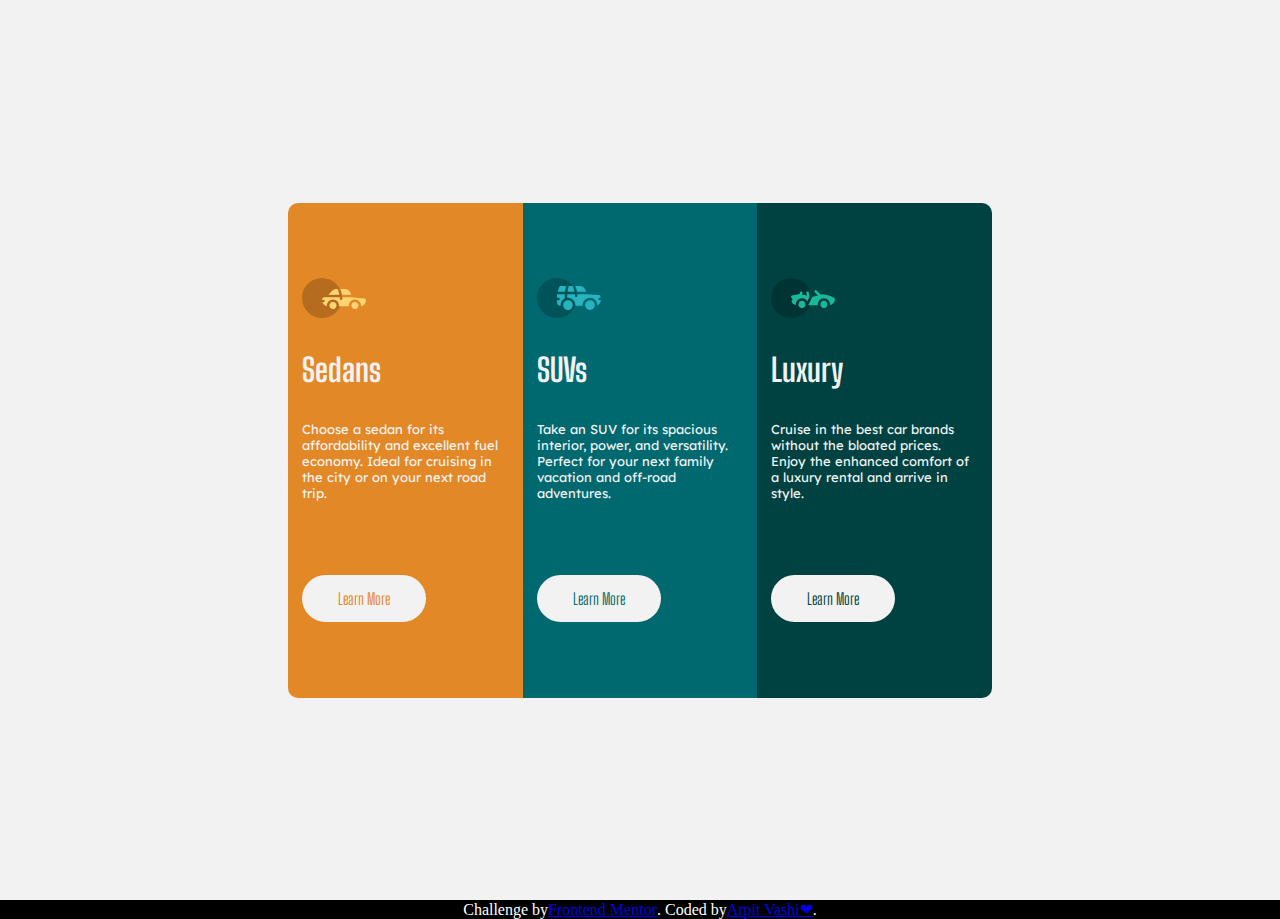
<file: 3-column-preview-card-component-main/index.html>
<!DOCTYPE html>
<html lang="en">
<head>
  <meta charset="UTF-8">
  <meta name="viewport" content="width=device-width, initial-scale=1.0"> <!-- displays site properly based on user's device -->

  <link rel="icon" type="image/png" sizes="32x32" href="./images/favicon-32x32.png">
  <link rel="stylesheet" href="./styles/index.css">

  <style>
    @import url('https://fonts.cdnfonts.com/css/big-shoulders-display');
    @import url('https://fonts.cdnfonts.com/css/lexend-deca');
    </style>
  
  <title>Frontend Mentor | 3-column preview card component</title>
</head>
<body>
  <div class="main">
    <div class="card">
    <div class="left cntlf">
      <img src="./images/icon-sedans.svg" alt="">
      <h1 class="th">Sedans</h1> 
      <p class="cnt">Choose a sedan for its affordability and excellent fuel economy. Ideal for cruising in the city 
    or on your next road trip.</p> 
    <div class="btn-left btn">
      <p>Learn More</p>
    </div>
    </div>
    <div class="mid cntlf">
      <img src="./images/icon-suvs.svg" alt="">
      <h1 class="th">SUVs</h1>
      <p class="cnt">Take an SUV for its spacious interior, power, and versatility. Perfect for your next family vacation 
        and off-road adventures. </p>    
      <div class="btn-mid btn">
          <p>Learn More</p>
      </div>
    </div>
    <div class="right cntlf">
      <img src="./images/icon-luxury.svg" alt="">
      <h1 class="th">Luxury</h1> 
      <p class="cnt">Cruise in the best car brands without the bloated prices. Enjoy the enhanced comfort of a luxury 
    rental and arrive in style.</p> 
    <div class="btn-right btn">
      <p>Learn More</p>
  </div>
    </div>
  </div>
  </div>
</body>
<div class="attribution">
  Challenge by <a href="https://www.frontendmentor.io?ref=challenge" target="_blank">Frontend Mentor</a>. 
  Coded by <a href="#">Arpit Vashi❤</a>.
</div>
</html>
</file>
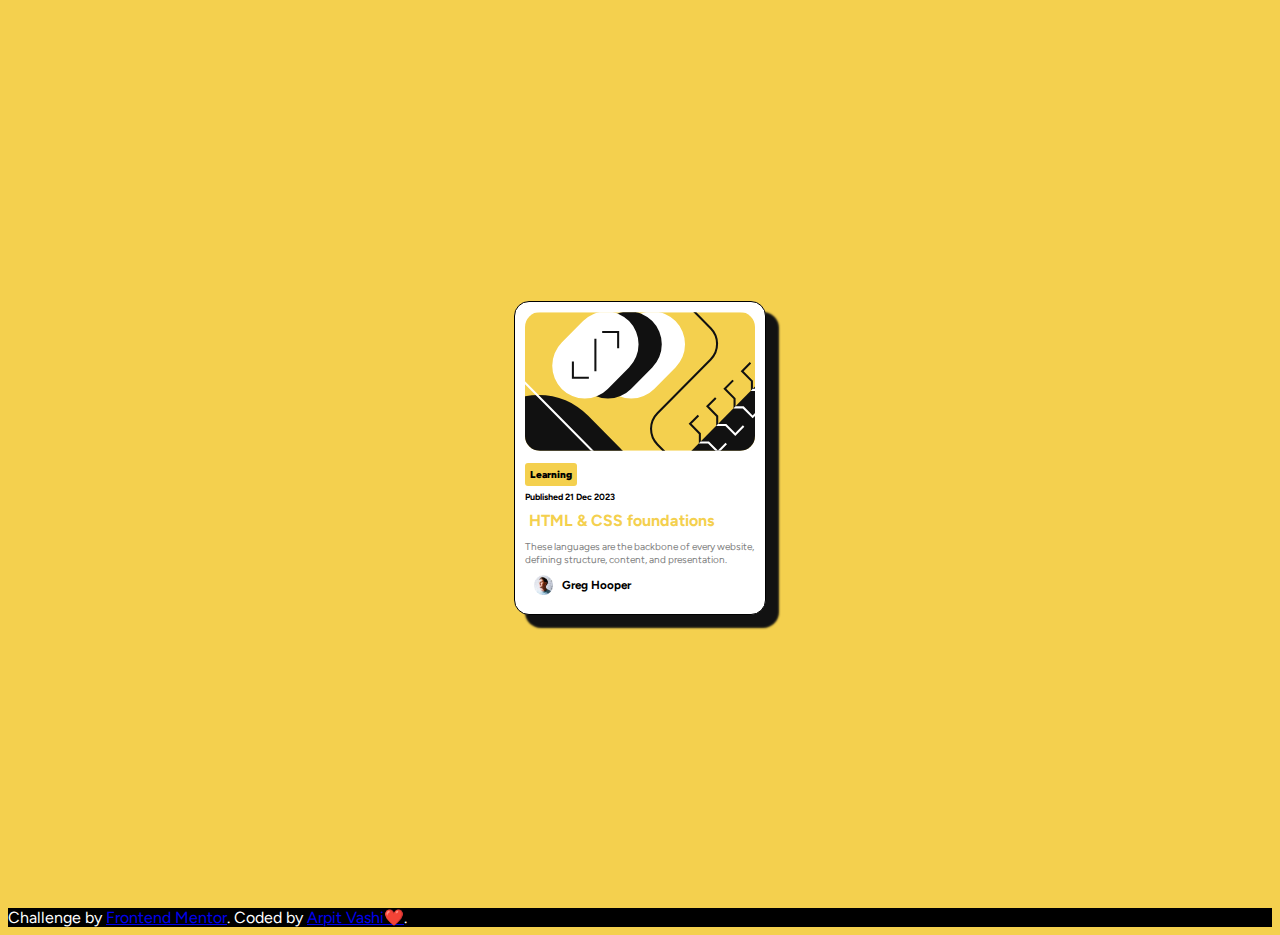
<file: blog-preview-card-main/index.html>
<!DOCTYPE html>
<html lang="en">
<head>
  <meta charset="UTF-8">
  <meta name="viewport" content="width=device-width, initial-scale=1.0"> <!-- displays site properly based on user's device -->
  <link rel="icon" type="image/png" sizes="32x32" href="./assets/images/favicon-32x32.png">
  <title>Frontend Mentor | Blog preview card</title>
  <link rel="stylesheet" href="./styles/index.css">
  <style>
    @import url('https://fonts.googleapis.com/css2?family=Figtree:ital,wght@0,300..900;1,300..900&display=swap')
    </style>
</head>
<body>
  <div class="main">
    <div class="card">
      <div class="image">
        <img src="./assets/images/illustration-article.svg" alt="">
      </div>
      <h2>
        Learning
      </h2>
      <p class="datee">
        Published 21 Dec 2023
      </p>
      <h1>
        HTML & CSS foundations
      </h1>
      <p class="desc">
        These languages are the backbone of every website, defining structure, content, and presentation.
      </p>
      <div class="author">
        <img src="./assets/images/image-avatar.webp" alt="">
        <h3>Greg Hooper</h3>
      </div>
    </div>
  </div>
  <div class="attribution">
    Challenge by <a href="https://www.frontendmentor.io?ref=challenge" target="_blank">Frontend Mentor</a>. 
    Coded by <a href="#">Arpit Vashi❤️</a>.
  </div>
</body>
</html>
</file>
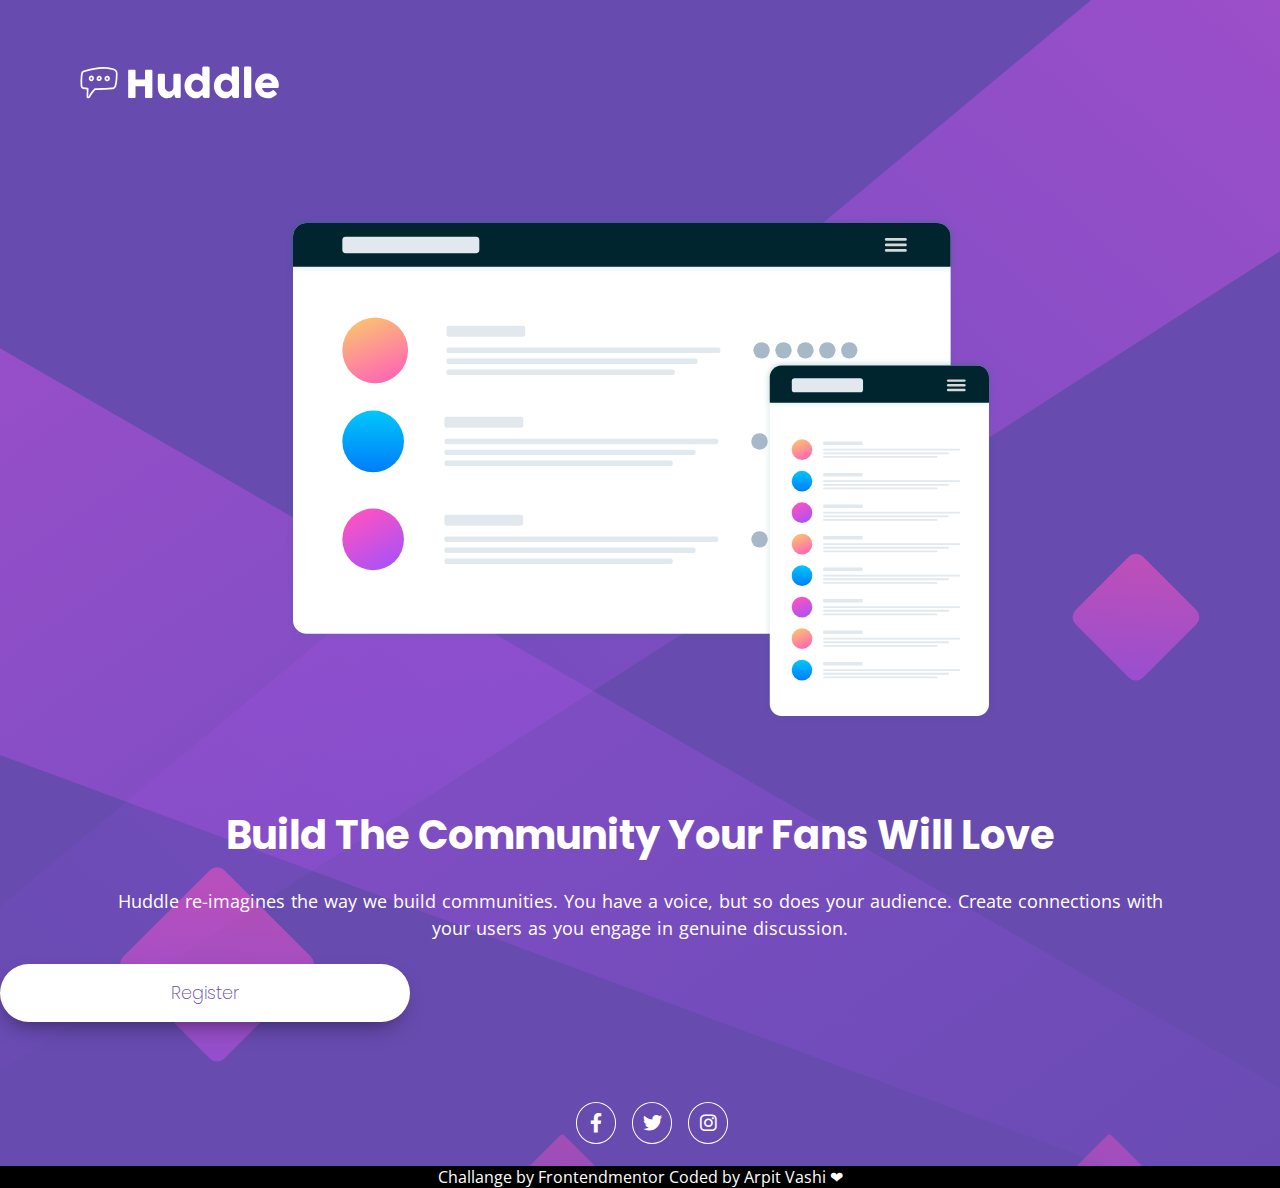
<file: huddle-landing-page-with-single-introductory-section-master/index.html>
<!DOCTYPE html>
<html lang="en">

<head>
    <meta charset="UTF-8">
    <meta name="description" content="Huddle landing page with a single introductory section - Frontend Mentor">
    <meta name="keywords" content="Frontend Mentor, Huddle landing page, landing page">
    <meta http-equiv="X-UA-Compatible" content="IE=edge">
    <meta name="viewport" content="width=device-width, initial-scale=1.0">
    <link href="./styles/index.css" rel="stylesheet">
    </link>
    <!-- FONT AWESOME-->
    <link href="https://cdnjs.cloudflare.com/ajax/libs/font-awesome/6.0.0-beta2/css/all.min.css" rel="stylesheet">
    </link>
    <link rel="icon" type="image/png" sizes="32x32" href="images/favicon-32x32.png">

    <title>Huddle landing page with a single introductory section</title>
</head>

<body>

    <main class="main-container">
        <!-- Header -->
        <header>
            <!-- Logo -->
            <div class="logo">
                <div class="logo-img"></div>
            </div>
        </header>
        <!-- Content Container -->
        <section class="content-container">
            <!-- Illustration Container -->
            <section class="illustration-container">
                <img class="responsive-img" src="images/illustration-mockups.svg" alt="mockup illustration">
            </section>
            <!-- Info Container -->
            <section class="info-container">
                <div>
                    <h1>Build the community your fans will love</h1>
                </div>

                <div>
                    <p>Huddle re-imagines the way we build communities. You have a voice, but so does your audience.
                        Create
                        connections with your users as you engage in genuine discussion.</p>
                </div>
                <!-- Registration Button -->
                <a href="/register" class="registration-button">Register</a>
            </section>
        </section>
        <div class="social-media">
            <a href="https://www.facebook.com/" target="_blank" class="media-icon"><i class="fab fa-facebook-f"></i></a>
            <a href="https://twitter.com/" target="_blank" class="media-icon"><i class="fab fa-twitter"></i></a>
            <a href="https://www.instagram.com/" target="_blank" class="media-icon"><i class="fab fa-instagram"></i></a>
        </div>
    </main>


<div class="author">
  <p>Challange by Frontendmentor Coded by Arpit Vashi ❤</p>
</div>
</body>

</html>
</file>
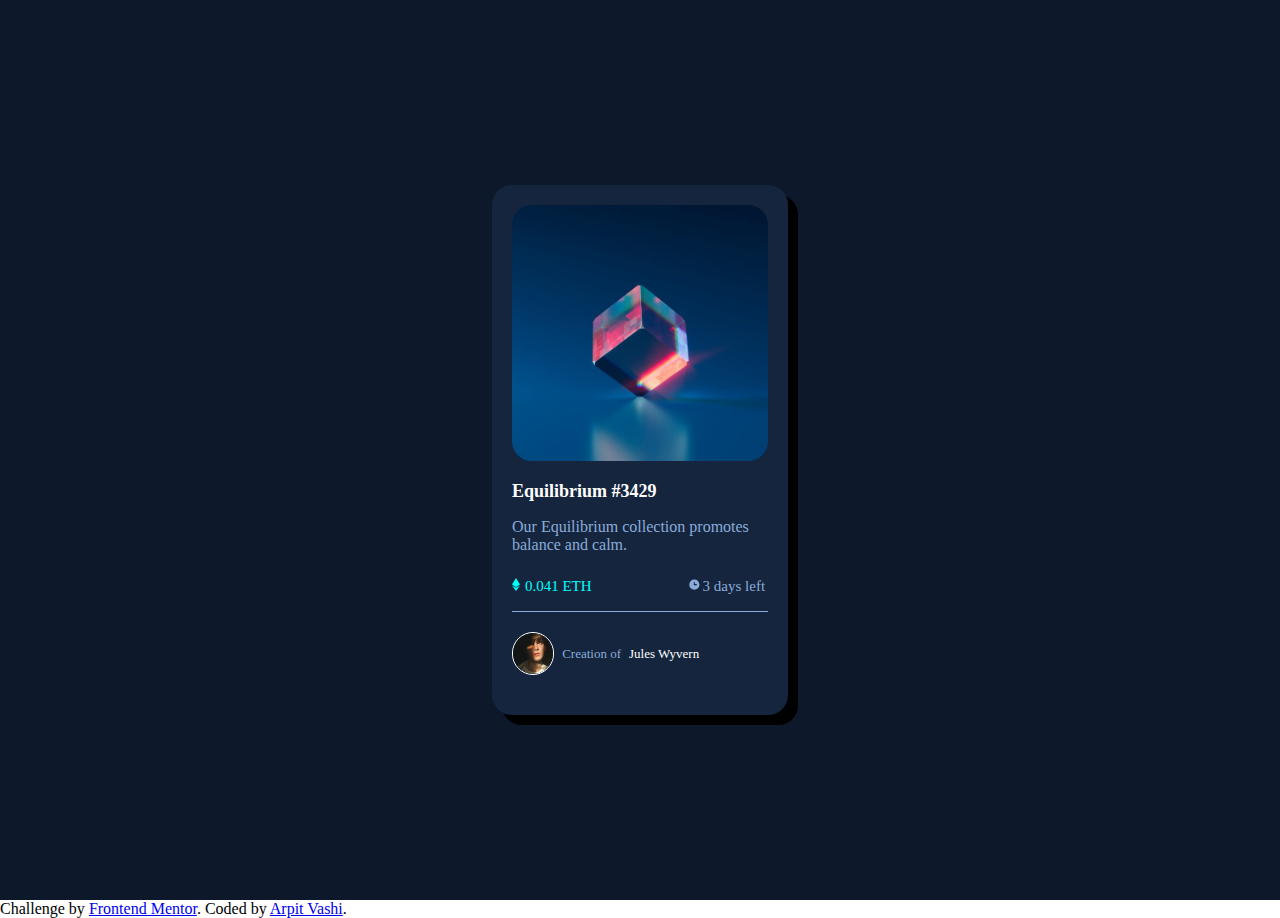
<file: nft-preview-card-component-main/index.html>
<!DOCTYPE html>
<html lang="en">
<head>
  <meta charset="UTF-8">
  <meta name="viewport" content="width=device-width, initial-scale=1.0">
  <link rel="icon" type="image/png" sizes="32x32" href="./images/favicon-32x32.png">
  <title>Frontend Mentor | NFT preview card component</title>
  <link rel="stylesheet" href="./Styles/index.css">
</head>
<body>
<div class="outer-container">
  <div class="card">
    <div class="card-image">
      <img src="./images/image-equilibrium.jpg" >
    </div>
    <div class="card-heading">
      <h1>Equilibrium #3429</h1>
    </div>
    <div class="card-desc">
      <p>Our Equilibrium collection promotes balance and calm.</p>
    </div>
    <div class="eth">
      <img src="./images/icon-ethereum.svg" alt="" class="eth-icon">
      <h2 class="balance"> 0.041 ETH</h2>
      <img src="./images/icon-clock.svg" alt="" class="clock">
      <h2 class="time">3 days left</h2>
    </div>
    <div class="footer-part" >
      <div class="foot-con">
        <img src="./images/image-avatar.png" alt="">
        <h4>Creation of</h4><p class="p-name">Jules Wyvern</p>
      </div>
    </div>
  
  </div>
</div>
  <div class="attribution">
    Challenge by <a href="https://www.frontendmentor.io?ref=challenge" target="_blank">Frontend Mentor</a>. 
    Coded by <a href="#">Arpit Vashi</a>.
  </div>
</body>
</html>
</file>
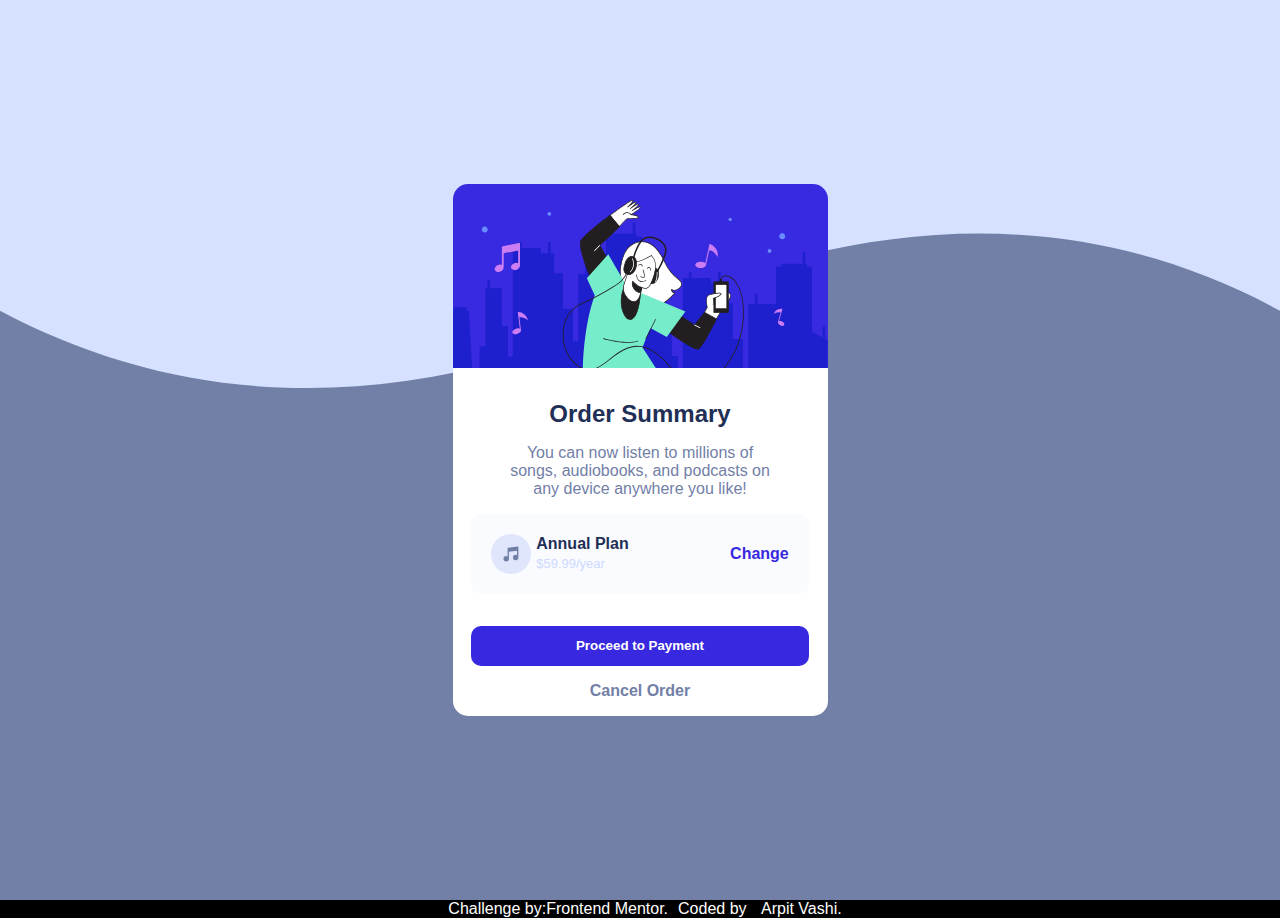
<file: order-summary-component-main/index.html>
<!DOCTYPE html>
<html lang="en">
<head>
  <meta charset="UTF-8">
  <meta name="viewport" content="width=device-width, initial-scale=1.0">
  <link rel="icon" type="image/png" sizes="32x32" href="./images/favicon-32x32.png">
  <link rel="stylesheet" href="./Styles/index.css">
  <title>Frontend Mentor | Order summary card</title>
  <link rel="stylesheet" href="https://cdnjs.cloudflare.com/ajax/libs/font-awesome/6.4.2/css/all.min.css" integrity="sha512-z3gLpd7yknf1YoNbCzqRKc4qyor8gaKU1qmn+CShxbuBusANI9QpRohGBreCFkKxLhei6S9CQXFEbbKuqLg0DA==" crossorigin="anonymous" referrerpolicy="no-referrer" />
</head>
<body>
<div class="container">
  <div class="card">
    <img src="./images/illustration-hero.svg" alt="" class="hero-img">
    <h1>Order Summary</h1>
    <p class="par-content">You can now listen to millions of songs, audiobooks, and podcasts on any 
      device anywhere you like!</p>
    <div class="plan">
      <img src="./images/icon-music.svg" alt="">
      <p class="plan-type">
        Annual Plan
      </p>
      <p class="price-amt">
        $59.99/year
      </p>
      <a href="">Change</a>
    </div>
    <button class="payment">Proceed to Payment</button>
    <div class="cancel-button">
      <a href="">Cancel Order</a>
    </div>
  </div>
</div>
  <div class="attribution">
    <p>Challenge by:<a href="https://www.frontendmentor.io?ref=challenge" target="_blank">Frontend Mentor</a>. </p>
    <p>Coded by <a href="#"><i class="fa-solid fa-heart" style="color: #ff0000;"></i>Arpit Vashi</a>.</p>
  </div>
</body>
</html>
</file>
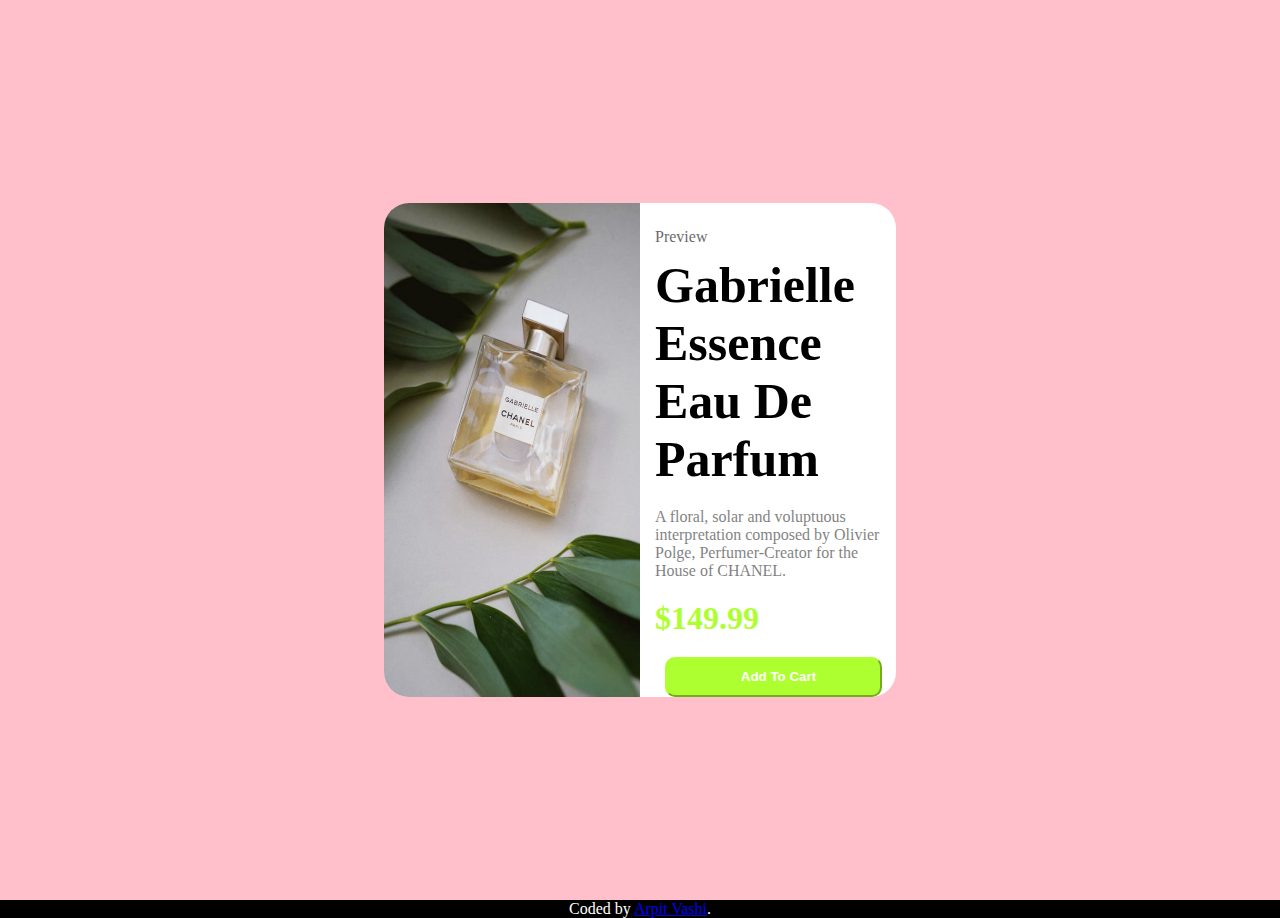
<file: product-preview-card-component-main/index.html>
<!DOCTYPE html>
<html lang="en">
<head>
  <meta charset="UTF-8">
  <meta name="viewport" content="width=device-width, initial-scale=1.0"> <!-- displays site properly based on user's device -->

  <link rel="icon" type="image/png" sizes="32x32" href="./images/favicon-32x32.png">
  <link rel="stylesheet" href="https://cdnjs.cloudflare.com/ajax/libs/font-awesome/6.4.0/css/all.min.css" integrity="sha512-iecdLmaskl7CVkqkXNQ/ZH/XLlvWZOJyj7Yy7tcenmpD1ypASozpmT/E0iPtmFIB46ZmdtAc9eNBvH0H/ZpiBw==" crossorigin="anonymous" referrerpolicy="no-referrer" />
  
  <title>Frontend Mentor | Product preview card component</title>

  <!-- Feel free to remove these styles or customise in your own stylesheet 👍 -->
  <link rel="stylesheet" href="./Styles/index.css">
</head>
<body>
  <div class="main-content">
  <div class="container">
      <img src="./images/image-product-desktop.jpg" alt="" >
    <div class="hero">
      <div class="top-bar">Preview</div>
     <div class="heading-hero">Gabrielle Essence Eau De Parfum</div>
     <div class="content-text">A floral, solar and voluptuous interpretation composed by Olivier Polge, 
      Perfumer-Creator for the House of CHANEL.</div>
      <div class="main-price">  $149.99</div>
      <button class="addCartBtn"><i class="fa-solid fa-cart-shopping cart-icon" style="color: #ffffff;"></i><span></span><strong>Add To Cart</strong></button>
    </div>
  </div>
</div>
</div>
<div class="attribution"> 
  <p>Coded by <a href="#">Arpit Vashi<i class="fa-solid fa-heart" style="color: #ff0000;"></i></a>.</p>
</div>
</body>
</html>
</file>
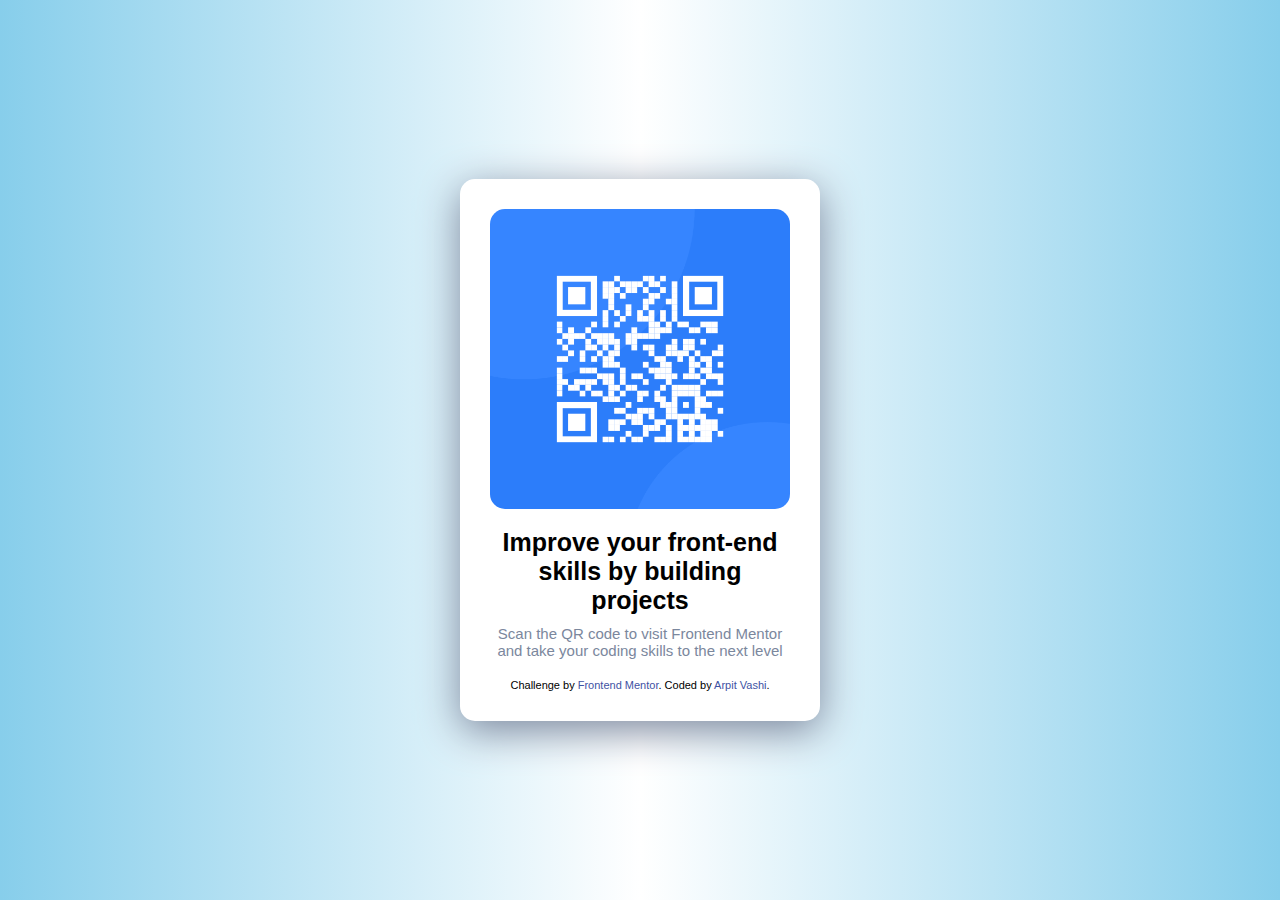
<file: qr-code-component-main/index.html>
<!DOCTYPE html>
<html lang="en">
<head>
  <meta charset="UTF-8">
  <meta name="viewport" content="width=device-width, initial-scale=1.0">
  <title>Frontend Mentor | QR code component</title>
  <link rel="stylesheet" href="./Styles/Index.css">
  <link rel="shortcut icon" href="./images/favicon-32x32.png" type="image/x-icon">
</head>
<body>
  <div class="Card">
<img src="./images/image-qr-code.png" alt="image-qr-code">
<h1>Improve your front-end skills by building projects</h1>
        <p>
          Scan the QR code to visit Frontend Mentor and take your coding skills
          to the next level
        </p>
        <div class="attribution">
          Challenge by
          <a href="https://www.frontendmentor.io?ref=challenge" target="_blank"
            >Frontend Mentor</a
          >. Coded by <a href="https://github.com/Arpit-Vashi">Arpit Vashi</a>.
        </div>
  </div>
  
</body>
</html>
</file>
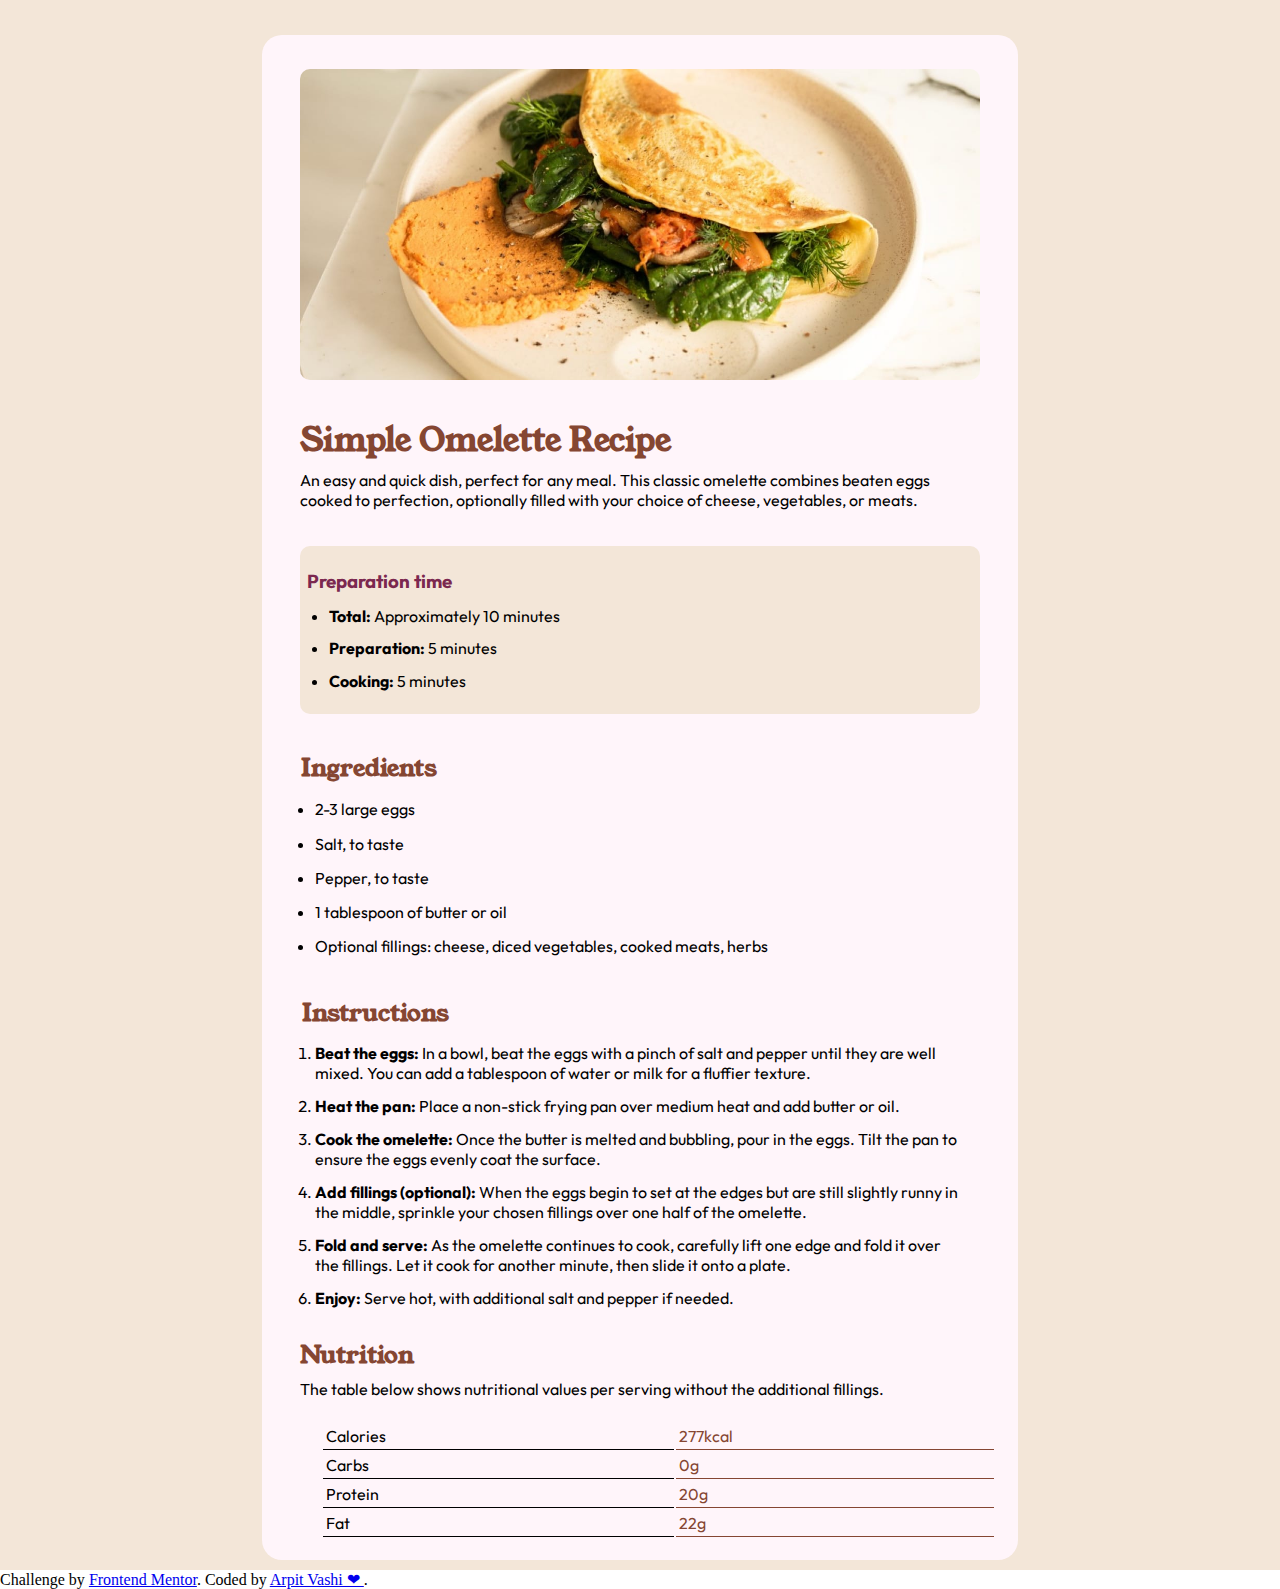
<file: recipe-page-main/index.html>
<!DOCTYPE html>
<html lang="en">
<head>
  <meta charset="UTF-8">
  <meta name="viewport" content="width=device-width, initial-scale=1.0"> <!-- displays site properly based on user's device -->

  <link rel="icon" type="image/png" sizes="32x32" href="./assets/images/favicon-32x32.png">
  
  <title>Frontend Mentor | Recipe page</title>

 <link rel="stylesheet" href="./styles/index.css">
  <style>
    @import url('https://fonts.googleapis.com/css2?family=Outfit:wght@100..900&display=swap');
    @import url('https://fonts.googleapis.com/css2?family=Outfit:wght@100..900&family=Young+Serif&display=swap');
    </style>
</head>
<body>
  <div class="main">
    <div class="card">
      <div class="image-div">
        <img src="./assets/images/image-omelette.jpeg" alt="">
      </div>

      <div class="headin yng-serif ">
        <h1>
          Simple Omelette Recipe
        </h1>
        <p>
          An easy and quick dish, perfect for any meal. This classic omelette combines beaten eggs cooked 
  to perfection, optionally filled with your choice of cheese, vegetables, or meats.
        </p>
      </div>

      <div class="bullet">
        <h3>Preparation time</h3>
        <ul>
          <li><strong>Total:</strong> Approximately 10 minutes</li>
          <li><strong>Preparation:</strong> 5 minutes</li>
          <li><strong>Cooking:</strong> 5 minutes</li>
        </ul>
      </div>

      <div class="ingre">
        <h2 class=" yng-serif ntm">Ingredients</h2>
        <ul>
          <li>2-3 large eggs</li>
          <li>Salt, to taste</li>
          <li>Pepper, to taste</li>
          <li>1 tablespoon of butter or oil</li>
          <li>Optional fillings: cheese, diced vegetables, cooked meats, herbs</li>
        </ul>
      </div>

      <div class="inst">
        <h2 class=" yng-serif ntm">Instructions</h2>
        <ol>
          <li><strong>Beat the eggs:</strong> In a bowl, beat the eggs with a pinch of salt and pepper until they are well mixed. 
            You can add a tablespoon of water or milk for a fluffier texture.
          </li>
          <li><strong>Heat the pan:</strong>  Place a non-stick frying pan over medium heat and add butter or oil.
          </li>
          <li><strong>Cook the omelette:</strong> Once the butter is melted and bubbling, pour in the eggs. Tilt the pan to ensure 
            the eggs evenly coat the surface.</li>
            <li><strong> Add fillings (optional):</strong> When the eggs begin to set at the edges but are still slightly runny in the 
              middle, sprinkle your chosen fillings over one half of the omelette.</li>
              <li>
                <strong>Fold and serve:</strong>
                 As the omelette continues to cook, carefully lift one edge and fold it over the 
  fillings. Let it cook for another minute, then slide it onto a plate.
              </li>
              <li>
                <strong>Enjoy:</strong> Serve hot, with additional salt and pepper if needed.
              </li>
        </ol>
      </div>
      <div class="nut">
        <h2 class=" yng-serif ntm"> Nutrition</h2>
        <p>The table below shows nutritional values per serving without the additional fillings.</p>
        <table>
          <tr>
            <td> Calories</td>
            <td class="ntm">277kcal</td>
          </tr>
          <tr>
            <td>Carbs</td>
            <td class="ntm">0g</td>
          </tr>
          <tr>
            <td>Protein</td>
            <td class="ntm">20g</td>
          </tr>
          <tr>
            <td>Fat</td>
            <td class="ntm">22g</td>
          </tr>
        </table>
      </div>
    </div>
  </div>
  <div class="attribution">
    Challenge by <a href="https://www.frontendmentor.io?ref=challenge" target="_blank">Frontend Mentor</a>. 
    Coded by <a href="#">Arpit Vashi ❤︎ </a>.
  </div>
</body>
</html>
</file>
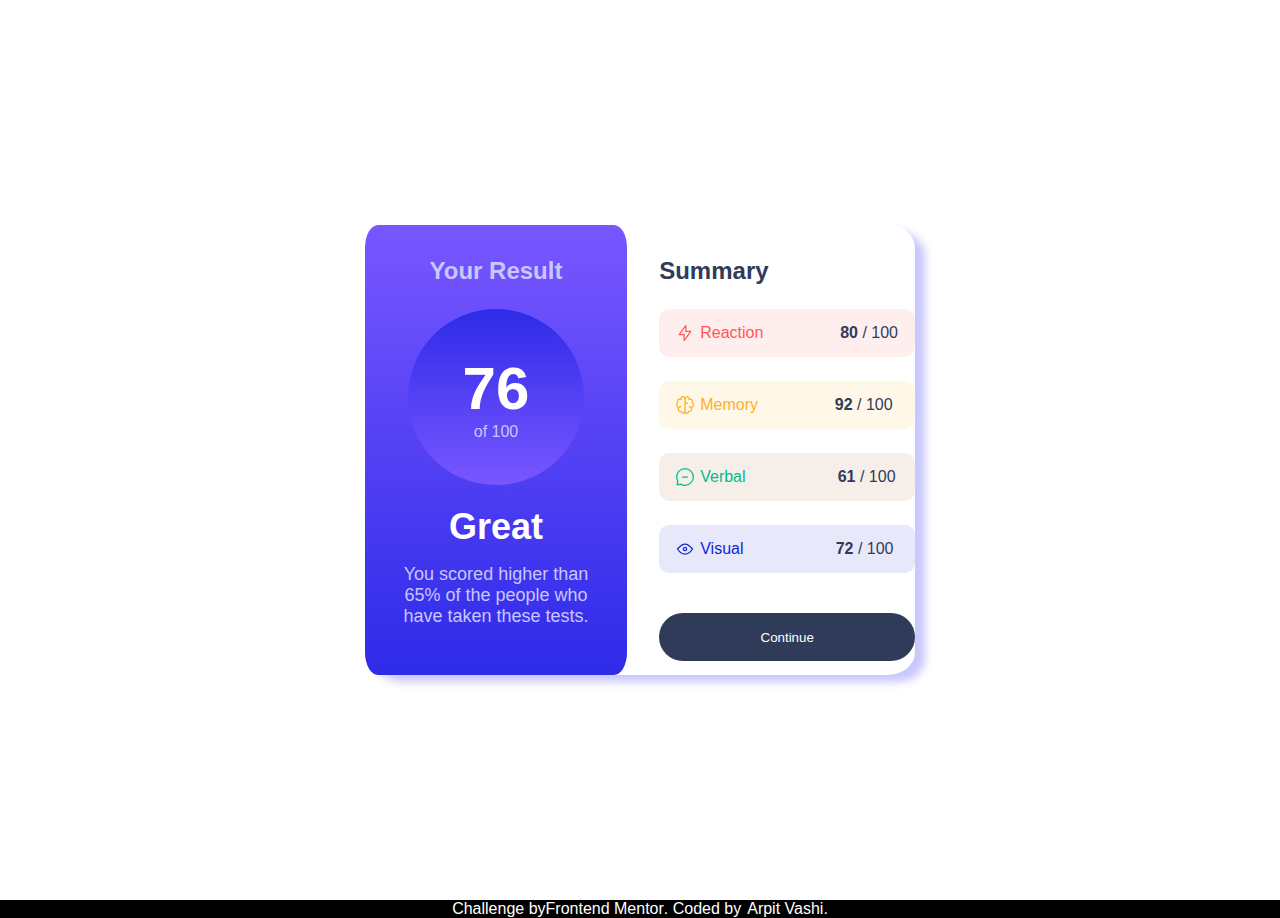
<file: results-summary-component-main/index.html>
<!DOCTYPE html>
<html lang="en">
<head>
  <meta charset="UTF-8">
  <meta name="viewport" content="width=device-width, initial-scale=1.0">
  <link rel="icon" type="image/png" sizes="32x32" href="./assets/images/favicon-32x32.png">
  <title>Frontend Mentor | Results summary component</title>
  <link rel="stylesheet" href="./Styles/index.css">
  <link rel="stylesheet" href="https://cdnjs.cloudflare.com/ajax/libs/font-awesome/6.4.2/css/all.min.css" integrity="sha512-z3gLpd7yknf1YoNbCzqRKc4qyor8gaKU1qmn+CShxbuBusANI9QpRohGBreCFkKxLhei6S9CQXFEbbKuqLg0DA==" crossorigin="anonymous" referrerpolicy="no-referrer" />
</head>
<body>
<!--Main Container-->
<div class="container">
  <div class="hero">
  <!--Left Hero Starts-->
  <div class="left-hero">
  <h2>Your Result</h2>
  <div class="scored">
    <strong>76</strong>
  of 100
  </div>
  <h1>Great</h1>
  <p>You scored higher than 65% of the people who have taken these tests.</p>
</div>
<!--Left Hero Ends-->
<!--Right Hero Starts-->
<div class="right-hero">
 <h2 class="lh-heading">Summary</h2>
<div class="box1">
  <img src="./assets/images/icon-reaction.svg" alt="" class="box-logo">
  Reaction
  <div class="marks"><strong>80</strong> / 100</div>
</div>
  <div class="box2">
    <img src="./assets/images/icon-memory.svg" alt="" class="box-logo">
    Memory
    <div class="marks"><strong>92</strong> / 100</div>
  </div>
<div class="box3">
  <img src="./assets/images/icon-verbal.svg" alt="" class="box-logo">
  Verbal
  <div class="marks3"><strong>61</strong> / 100</div>
</div> 
<div class="box4">
  <img src="./assets/images/icon-visual.svg" alt="" class="box-logo">
  Visual
   <div class="marks4"><strong>72</strong> / 100</div>
</div>
<button class="continue">Continue</button>
</div>
<!--Right Hero Ends-->
</div>
</div>
<!--Main Container Ends-->
  <div class="attribution">
    Challenge by <a href="https://www.frontendmentor.io?ref=challenge" target="_blank">Frontend Mentor </a>. 
    Coded by <a href="#"><i class="fa-solid fa-heart" style="color: #ff0000;"></i>Arpit Vashi</a>.
  </div>
</body>
</html>
</file>
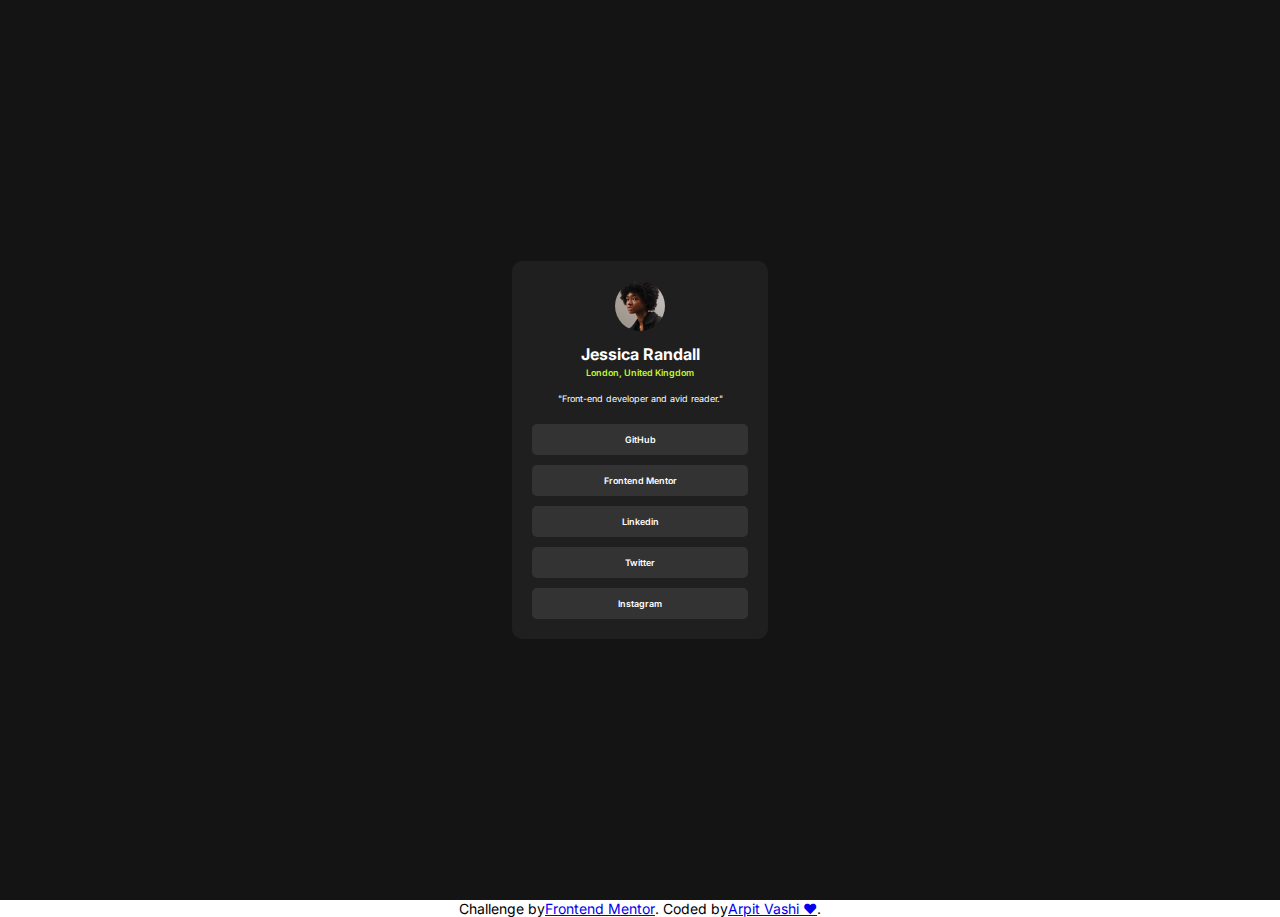
<file: social-links-profile-main/index.html>
<!DOCTYPE html>
<html lang="en">
<head>
  <meta charset="UTF-8">
  <meta name="viewport" content="width=device-width, initial-scale=1.0"> <!-- displays site properly based on user's device -->

  <link rel="icon" type="image/png" sizes="32x32" href="./assets/images/favicon-32x32.png">
  
  <title>Frontend Mentor | Social links profile</title>

  <style>
    @import url('https://fonts.googleapis.com/css2?family=Inter:wght@100..900&display=swap')
    </style>
  <link rel="stylesheet" href="./Styles/index.css">
</head>
<body>
  <div class="main">
<div class="card">
  <div class="profile">
    <img src="./assets/images/avatar-jessica.jpeg" alt="">
  <h2>Jessica Randall</h2>
  <h3>London, United Kingdom</h3>
  <p>"Front-end developer and avid reader."</p>
</div>
<div class="lnks">
  <div class="cnt">GitHub</div>
  <div class="cnt">Frontend Mentor</div>
  <div class="cnt">Linkedin</div>
  <div class="cnt">Twitter</div>
  <div class="cnt">Instagram</div>
</div>
</div>
</div>
</body>
<div class="attribution">
    Challenge by  <a href="https://www.frontendmentor.io?ref=challenge" target="_blank">Frontend Mentor</a>. 
    Coded by <a href="#">Arpit Vashi ❤︎</a>.
  </div>
</html>
</file>
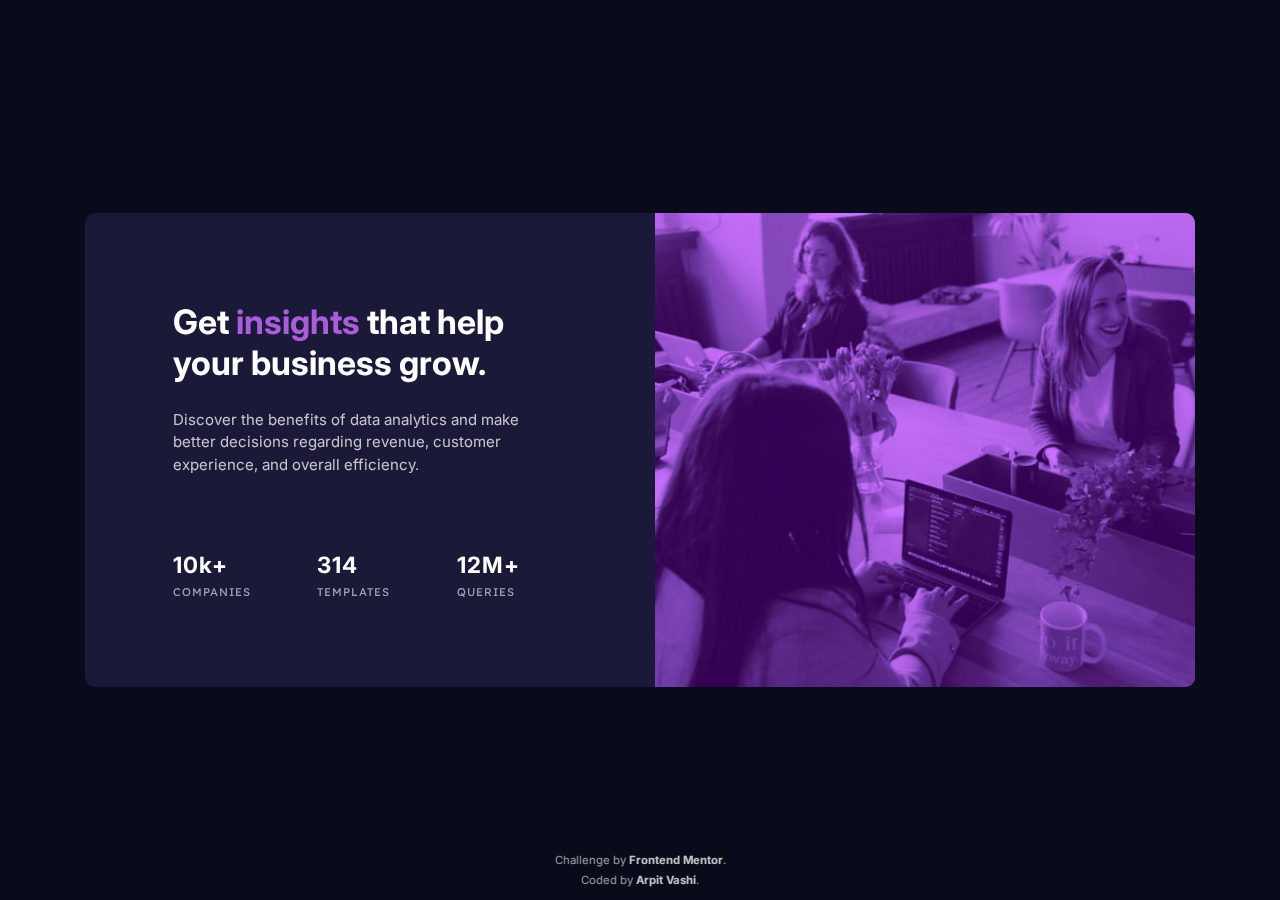
<file: stats-preview-card-component-main/index.html>
<!DOCTYPE html>
<html lang="en">
  <head>
    <meta charset="UTF-8" />
    <meta name="viewport" content="width=device-width, initial-scale=1.0" />
    <link
      rel="icon"
      type="image/png"
      sizes="32x32"
      href="./images/favicon-32x32.png"
    />
    <link rel="stylesheet" href="./Styles/index.css" />
    <link rel="stylesheet" href="https://cdnjs.cloudflare.com/ajax/libs/font-awesome/6.4.2/css/all.min.css" integrity="sha512-z3gLpd7yknf1YoNbCzqRKc4qyor8gaKU1qmn+CShxbuBusANI9QpRohGBreCFkKxLhei6S9CQXFEbbKuqLg0DA==" crossorigin="anonymous" referrerpolicy="no-referrer" />
    <base target="_blank" />
    <title>Frontend Mentor | Stats preview card component</title>
  </head>
  <body>
    <main>
      <section>
        <h1>Get <span>insights</span> that help your business grow.</h1>
        <div class="content">
          <p class="lead">
            Discover the benefits of data analytics and make better decisions
            regarding revenue, customer experience, and overall efficiency.
          </p>
          <ul>
            <li>
              <h2>10k+</h2>
              <p>companies</p>
            </li>
            <li>
              <h2>314</h2>
              <p>templates</p>
            </li>
            <li>
              <h2>12M+</h2>
              <p>queries</p>
            </li>
          </ul>
        </div>
      </section>
      <div class="bg-img">
        <div class="overlay"><div class="overlay-2"></div></div>
      </div>
    </main>
    <footer class="attribution">
      <p>
        Challenge by
        <a
          href="https://www.frontendmentor.io/challenges/stats-preview-card-component-8JqbgoU62"
          >Frontend Mentor</a
        >.
      </p>
      <p>
        Coded by
        <a href=""><i class="fa-solid fa-heart" style="color: #ff0000;"></i>Arpit Vashi</a>.
      </p>
    </footer>
  </body>
</html>
</file>
<file: 3-column-preview-card-component-main/styles/index.css>
@font-face {
    font-family: 'Lexend Deca';
    src: url('../fonts/Lexend_Deca/LexendDeca-VariableFont_wght.ttf') format('truetype');
}

@font-face {
    font-family: 'Big Shoulders Display';
    src: url('../fonts/Big_Shoulders_Display/BigShouldersDisplay-VariableFont_wght.ttf') format('truetype');
}

:root {
    --Bright-orange: hsl(31, 77%, 52%);
    --Dark-cyan: hsl(184, 100%, 22%);
    --Very-dark-cyan: hsl(179, 100%, 13%);
    --Transparent-white: hsla(0, 0%, 100%, 0.75);
    --Very-light-gray: hsl(0, 0%, 95%);
}

*,
*::before,
*::after {
    box-sizing: border-box;
}

* {
    padding: 0;
    margin: 0;
}

.main {
    min-height: 100%;
    background-color: var(--Very-light-gray);
    display: flex;
    justify-content: center;
    align-items: center;
    height: 100vh;
    background-repeat: no-repeat;
    background-size: cover;
}

.card {
    width: 55%;
    display: flex;
    border-radius: 10px;
    height: 55%;
}

.cntlf {
    display: flex;
    flex-direction: column;
    justify-content: center;
    align-items: flex-start;
    padding: 2%;
}

.left,
.mid,
.right {
    flex: 1;
    gap: 7%;
}

.left {
    background-color: var(--Bright-orange);
    border-radius: 10px 0px 0px 10px;
}

.mid {
    background-color: var(--Dark-cyan);
}

.right {
    background-color: var(--Very-dark-cyan);
    border-radius: 0px 10px 10px 0px;
}

.th {
    font-family: 'Big Shoulders Display';
    color: var(--Very-light-gray);
    font-weight: 700;
}

.cnt {
    font-family: 'Lexend Deca';
    color: var(--Very-light-gray);
    font-weight: 400;
    font-size: small;
}

.btn {
    font-family: 'Big Shoulders Display';
    font-weight: 400;
    background-color: var(--Very-light-gray);
    width: 60%;
    height: 10%;
    display: flex;
    justify-content: center;
    align-items: center;
    border-radius: 25px;
    margin-top: 20%;
}

.btn-left {
    color: var(--Bright-orange);
}

.btn-right {
    color: var(--Very-dark-cyan);
}

.btn-mid {
    color: var(--Dark-cyan);
}

.attribution{
    background-color: black;
    color: white;
    display: flex;
    justify-content: center;
    align-items: center;
}

/* Responsive Styles for Screens <= 768px */
@media (max-width: 768px) {
    .main {
      grid-template-columns: repeat(3, 1fr);
      max-width: 960px;
      margin-top: 60%;
      background-color: var(--Transparent-white);
    }

    .card {
        display: flex;
        flex-direction: column;
        justify-content: space-between;
        height: 150%;
        width: 70%;
      }

    .left {
        background-color: var(--Bright-orange);
        border-radius: 10px 10px 0px 0px;
        padding-left: 5%;
    }
    
    .mid {
        background-color: var(--Dark-cyan);
        padding-left: 5%;
    }
    
    .right {
        background-color: var(--Very-dark-cyan);
        border-radius: 0px 0px 10px 10px;
        padding-left: 5%;
    }

    .attribution{
        margin-top: 60%;
        background-color: black;
        color: white;
        display: flex;
    justify-content: center;
    align-items: center;
    }
}
</file>
<file: blog-preview-card-main/styles/index.css>
:root{
    --Yellow: hsl(47, 88%, 63%);
    --White: hsl(0, 0%, 100%);
    --Grey: hsl(0, 0%, 50%);
    --Black: hsl(0, 0%, 7%);
}

*{
    box-sizing: border-box;
    justify-content: center;
    align-items: center;
    background-color: var(--Yellow);
    font-family: "Figtree", sans-serif;;
}

.main{
    background-color: var(--Yellow);
    display: flex;
    align-items: center;
    justify-content: center;
    height: 100vh;
}

.card{
    background-color: var(--White);
    width: 20%;
    border-radius: 15px;
    display: flex;
    flex-direction: column;
    padding: 10px;
    box-shadow: 12px 12px 2px 1px var(--Black);
    border: 1.5px solid;
    justify-content: left;
}

.card h1,p,h3,h2,img{
    background-color: var(--White);
}

.card h2 {
    position: relative;
    background-color: var(--Yellow);
    padding: 5px;
    margin-right: auto;
    font-size: 10px;
    font-weight: 900;
    border-radius: 3px;
}

.datee{
    font-size: 9px;
    margin-right: auto;
    margin-top: -3px;
    font-weight: bolder;

}

.card h1{
    font-size: medium;
    color: var(--Yellow);
    margin: 0%;
    margin-bottom: 10px;
    margin-left: -16%;
}

.desc {
    font-size: 10px;
    color: var(--Grey);
   margin: 0px;
}

.image {
    background-color: var(--White);
}

.image img{
    margin: 0px;
    padding: 0px;
    width: 100%;
    height: 30%;
    border-radius: 15px;
}

.author{
    background-color: var(--White);
    display: flex;
    font-size: 10px;
    font-weight: bolder;
}

.author img {
    height: 20px;
    margin-left: -130%;
    padding-right: 10%;
}

.attribution{
    color: white;
    background-color: black;
}

.attribution a{
    background-color: black;
}
</file>
<file: huddle-landing-page-with-single-introductory-section-master/styles/index.css>
/** Google Fonts **/

@import url("https://fonts.googleapis.com/css2?family=Poppins:wght@400;600&display=swap");
@import url("https://fonts.googleapis.com/css2?family=Open+Sans&display=swap");

:root {
  --body-font: "Open Sans", sans-serif;
  --container-font: "Poppins", sans-serif;
  --background-color: hsl(257, 40%, 49%);
  --white: rgb(255, 255, 255);
  --hover-color: hsl(300, 69%, 71%);
  --box-shadow: -2px 10px 24px -11px rgba(0, 0, 0, 0.62);
}

/** Reset **/
*,
*::before,
*::after {
  box-sizing: border-box;
}

* {
  padding: 0;
  margin: 0;
}

body {
  overflow-y: scroll;
  min-height: 100%;
  background-color: var(--background-color);
  font-family: var(--body-font);
  background-image: url("../images/bg-desktop.svg");
  background-repeat: no-repeat;
  background-size: cover;
}
html {
  height: 100%;
}
.main-container {
  width: 100%;
  margin: 0 auto;
  justify-content: center;
  align-items: center;
}
header {
  position: relative;
  width: 100%;
  height: auto;
}
.logo {
  width: 15rem;
  height: 5rem;
  margin: 3.5rem 4.3rem;
}

.logo-img {
  background-image: url("../images/logo.svg");
  background-size: contain;
  background-repeat: no-repeat;
  width: 90%;
  height: 90%;
}

.content-container {
  max-width: 100%;
  display: flex;
  flex-direction: row;
  margin: 0 auto;
  margin-top: 1rem;
}

.illustration-container {
  flex: 1.4;
  text-align: center;
}

.responsive-img {
  max-width: 100%;
  display: block;
  margin: auto;
}

.info-container {
  display: flex;
  flex-direction: column;
  text-align: left;
  color: var(--white);
  gap: 1.4rem;
  max-width: 100%;
  flex: 1;
  margin-top: 2.7rem;
}

.info-container h1 {
  font-family: var(--container-font);
  font-size: 2.5rem;
  text-transform: capitalize;
  max-width: 90%;
}

.info-container p {
  max-width: 85%;
  line-height: 1.7rem;
  font-size: 1.1rem;
  overflow: hidden;
  word-spacing: 1px;
}

.registration-button {
  text-decoration: none;
  text-align: center;
  width: 32%;
  background-color: var(--white);
  color: var(--background-color);
  border-radius: 35px;
  border: none;
  padding: 16px;
  font-size: 1.1rem;
  font-weight: 200;
  font-family: var(--container-font);
  box-shadow: var(--box-shadow);
}

.social-media {
  position: relative;
  display: flex;
  width: 100%;
  height: 5rem;
  flex-direction: row;
  justify-content: flex-end;
  padding-right: 6.5rem;
  margin-top: 0.6rem;
  align-items: center;
  gap: 2.5rem;
}

.media-icon {
  align-items: center;
  width: 1rem;
  height: 3rem;
}

.fab {
  border-radius: 50%;
  padding: 10px;
  font-size: 1.2rem;
  border-radius: 50%;
  border: 1px solid var(--white);
  color: var(--white);
  width: 2.5rem;
  text-align: center;
}

@media (hover: hover) {
  .registration-button:hover {
    background-color: var(--hover-color);
    color: var(--white);
    cursor: pointer;
    transition: all ease-in-out 0.3s;
  }

  .media-icon .fab:hover {
    color: var(--hover-color);
    border-color: var(--hover-color);
    cursor: pointer;
    transition: all ease-in-out 0.3s;
  }
}

@media screen and (max-width: 1280px) {
  body {
    background-image: url("../images/bg-mobile.svg");
    background-size: cover;
  }
  .content-container {
    flex-direction: column;
    justify-content: center;
    align-items: center;
    margin: 0 auto;
    margin-bottom: 4rem;
    gap: 1rem;
  }

  .info-container {
    text-align: center;
  }

  .illustration-container {
    padding: 1.5rem;
  }

  .info-container h1,
  .info-container p {
    margin: auto;
  }

  .social-media {
    justify-content: center;
    padding: 0;
    margin-top: 0;
  }
}

.author{
    background-color: black;
    color: white;
    display: flex;
    justify-content: center;
    align-items: center;
}
</file>
<file: nft-preview-card-component-main/Styles/index.css>
@import url('https://fonts.google.com/specimen/Outfit');

* {
    padding: 0px;
    margin: 0px;
    box-sizing: ;
    font-family: Outfit;
}

.outer-container {
    height: 100vh;
    width: 100%;
    background-color: hsl(217, 54%, 11%);
    display: flex;
    justify-content: center;
    align-items: center;
}

.card {
    background-color: hsl(216, 50%, 16%);
    display: flex;
    flex-direction: column;
    width: 20%;
    padding: 20px;
    border-radius: 20px;
    box-shadow: 10px 10px, 10px 10px;
}

.card-image img {
    width: 100%;
    border-radius: 20px;
}

.card-heading h1 {
    font-size: 18px;
    color: white;
    font-weight: 600;
    padding-top: 1rem;
}

.card-desc p {
    color: hsl(215, 51%, 70%);
    padding-top: 1rem;
    padding-bottom: 0.5rem;
}

.eth {
    display: flex;
    padding-top: 1rem;
    font-size: x-small;
    align-items: baseline;
}

.eth .balance {
    height: 15px;
    color: cyan;
    align-items: baseline;
    font-weight: 400;
}

.eth-icon {
    height: 13px;
    padding-right: 5px;
}

.clock {
    height: 13px;
    padding-left: 6rem;
    padding-right: 2px;
}

.time {
    color: hsl(215, 51%, 70%);
    font-weight: 400;
    padding-left: -2rem;
}

.footer-part {
    display: flex;
    margin-top: 1rem;
    border-top: solid 0.5px hsl(215, 51%, 70%);
}

.foot-con {
    display: flex;
    justify-content: baseline;
    align-items: center;
    margin-top: -10%;
    margin-bottom: -10%;
}

.foot-con img {
    height: 30%;
    border: solid white 1px;
    border-radius: 50%;
}

.foot-con h4 {
    font-weight: 400;
    color: hsl(215, 51%, 70%);
    font-size: small;
    padding-left: 0.5rem;
}

.foot-con p {
    font-weight: 400;
    color: white;
    font-size: small;
    padding-left: 0.5rem;
}
</file>
<file: order-summary-component-main/Styles/index.css>
@import url('https://fonts.google.com/specimen/Red+Hat+Display');

:root {
    --Paleblue: hsl(225, 100%, 90%);
    --Brightblue: hsl(245, 75%, 52%);
    --Verypaleblue: hsl(225, 100%, 99%);
    --Desaturatedblue: hsl(224, 23%, 55%);
    --Darkblue: hsl(223, 47%, 23%);
}

* {
    font-family: 'Red Hat Display', 'Segoe UI', Tahoma, Geneva, Verdana, sans-serif;
    padding: 0px;
    margin: 0px;
    box-sizing: border-box;
}

.container {
    height: 100vh;
    width: 100%;
    background-image: url(../images/pattern-background-desktop.svg);
    background-position: top;
    background-size: contain;
    background-repeat: no-repeat;
    background-color: var(--Desaturatedblue);
    display: flex;
    justify-content: center;
    align-items: center;
}

.card {
    width: min-content;
    height: min-content;
    background-color: white;
    border-radius: 15px;
    display: flex;
    flex-direction: column;
    justify-content: center;
    align-items: center;
}

.hero-img {
    width: 375px;
    border-radius: 15px 15px 0px 0px;
}

.card p {
    width: 70%;
}

.card h1 {
    color: var(--Darkblue);
    font-size: x-large;
    padding-top: 2rem;
    font-weight: 900;
}

.card a {
    color: var(--Brightblue);
    font-weight: 700;
    text-decoration: none;
}

.card a:hover {
    color: var(--Paleblue);
}

.par-content {
    display: flex;
    color: var(--Verypaleblue);
    margin-top: 1rem;
    text-align: center;
    color: var(--Desaturatedblue);
    font-weight: 400;
}

.plan {
    background-color: var(--Verypaleblue);
    border-radius: 10px;
    width: 90%;
    display: flex;
    justify-content: baseline;
    align-items: center;
    margin-top: 1rem;
    padding: 20px;
    margin-bottom: 2rem;
}

.plan img {
    height: 40px;
}

.plan-type {
    margin-top: -20px;
    margin-left: 5px;
    font-weight: 700;
    font-size: medium;
    color: var(--Darkblue);
}

.price-amt {
    position: absolute;
    margin-left: 45px;
    margin-top: 20px;
    font-size: small;
    color: var(--Paleblue);
    font-weight: 500;
}

.payment {
    width: 90%;
    height: 2.5rem;
    background-color: var(--Brightblue);
    color: white;
    border: 0px;
    border-color: var(--Brightblue);
    border-radius: 10px;
    font-weight: 700;
}

.payment:hover {
    background-color: var(--Desaturatedblue);
    cursor: pointer;
}

.cancel-button {
    display: flex;
    margin-top: 1rem;
    margin-bottom: 1rem;
}

.cancel-button a {
    text-decoration: none;
    color: var(--Desaturatedblue);
}

.cancel-button a:hover {
    text-decoration: none;
    color: var(--Darkblue);
}

.attribution {
    display: flex;
    justify-content: center;
    align-items: center;
    background-color: black;
}

.attribution a {
    text-decoration: none;
    color: white;
}

.attribution p {
    color: white;
    margin-left: 10px;
}

.fa-heart {
    margin-left: 10px;
}
</file>
<file: product-preview-card-component-main/Styles/index.css>
* {
    padding: 0px;
    margin: 0px;
}

.main-content {
    height: 100vh;
    width: 100%;
    display: flex;
    justify-content: center;
    align-items: center;
    background-color: pink;
}

.container {
    display: flex;
    width: 40%;
    background-color: white;
    border-radius: 25px;
}

.container img {
    width: 50%;
    border-radius: 25px 0px 0px 25px;
}

.hero {
    margin-left: 15px;

}

.container .hero .top-bar {
    opacity: 60%;
    padding-top: 10%;
}

.heading-hero {
    font-size: 50px;
    font-weight: bold;
    padding-top: 10px;
}

.content-text {
    opacity: 50%;
    padding-top: 20px;
}

.main-price {
    font-size: xx-large;
    font-weight: bold;
    color: greenyellow;
    padding-top: 20px;
    padding-bottom: 20px;
}

.addCartBtn {
    background-color: greenyellow;
    height: 2.5rem;
    width: 90%;
    border-color: greenyellow;
    box-shadow: none;
    margin-left: 10px;
    color: white;
    border-radius: 10px;
}

.cart-icon {
    padding-right: 10px;
}

.attribution {
    display: flex;
    justify-content: center;
    background-color: black;
    color: white;
    text-decoration: none;
}
</file>
<file: qr-code-component-main/Styles/Index.css>
@import url(https://fonts.google.com/specimen/Outfit);

* {
    margin: 0px;
    padding: 0px;
    font-family: Outfit, sans-serif;
}

body {
    background-image: linear-gradient(to right, skyblue, white, skyblue);
    align-items: center;
    display: flex;
    justify-content: center;
    height: 100%;
    min-height: 100vh;
    overflow: hidden;
    width: 100%;
}

.Card img {

    border-radius: 15px;
    height: 300px;
    width: 300px;
    margin-bottom: 15px;
}

.Card {
    background-color: white;
    border-radius: 15px;
    box-shadow: 0 10px 40px hsl(220, 15%, 55%);
    padding: 30px;
    text-align: center;
    width: 300px;
}

p {
    margin-top: 10px;
    font-weight: 400;
    font-size: 15px;
    color: hsl(220, 15%, 55%);
}

h1 {
    font-weight: 700;
    font-size: 25px;
}

.attribution {
    margin-top: 20px;
    font-size: 11px;
    text-align: center;
}

.attribution a {
    color: hsl(228, 45%, 44%);
    text-decoration: none;
}
</file>
<file: recipe-page-main/styles/index.css>
:root{
--Nutmeg: hsl(14, 45%, 36%);
--Dark-Raspberry: hsl(332, 51%, 32%);
--White: hsl(0, 0%, 100%);
--Rose-White: hsl(330, 100%, 98%);
--Eggshell: hsl(30, 54%, 90%);
--Light-Grey: hsl(30, 18%, 87%);
--Wenge-Brown: hsl(30, 10%, 34%);
--Dark-Charcoal: hsl(24, 5%, 18%);
}

*{
    margin: 0%;
    padding: 0%;
    box-sizing: border-box;
    height: fit-content;
}

.main{
    background-color: var(--Eggshell);
    padding: 10px;
    display: flex;
    justify-content: center;
    align-items: center;
}

.card{
    background-color: var(--Rose-White);
    width: 65%;
    display: flex;
    flex-direction: column;
    margin-top: 2%;
    border-radius: 20px;
    font-family: "Outfit", sans-serif;
}

.image-div{
    display: flex;
    justify-content: center;
    align-items: center;
}

.image-div img{
    width: 90%;
    margin-top: 4.5%;
    border-radius: 10px;
}

.headin{
    margin: 5%;
}

.headin h1{
    color: var(--Nutmeg);
}

.headin p{
    font-family:"Outfit", sans-serif ;
    margin-top: 1%;
    margin-bottom: 2%;
}

.bullet{
    background-color: var(--Eggshell);
    padding: 3%;
    margin: 5%;
    margin-top: -2%;
    border-radius: 10px;
}

.bullet h3{
    color: var(--Dark-Raspberry);
    margin-left: -2.4%;
}

.bullet li{
    margin-top: 2%;
    margin-left: 1%;
}

.ingre{
    margin-left: 7%;
}

.ingre h2{
    margin-left: -2%;
}

.ingre li{
    margin-top: 2%;
    font-weight: 400;
}

.inst{
    margin: 7%;
}

.inst h2{
    margin-top: -2%;
    margin-left: -2%;
}

.inst li{
    
        margin-top: 2%;
        font-weight: 400;
    }

.nut {
    margin-top: -3%;
    margin-left: 5%;
}

.nut p{
    margin-top: 1%;
}

.nut table{
    padding: 3%;
    width: 100%;
}

.nut td{
    border-bottom: 0.1px solid;
    padding: 3px;
}

.yng-serif{
    font-family: "Young Serif", serif;
}

.ntm{
    color: var(--Nutmeg);
}

/* Media queries for responsiveness */
@media only screen and (min-width: 600px) {
    .card {
      width: 80%; /* Adjust width for tablets */
    }
  }
  
  @media only screen and (min-width: 768px) {
    .card {
      width: 60%; /* Adjust width for larger tablets */
    }
  }
</file>
<file: results-summary-component-main/Styles/index.css>
@import url('https://fonts.google.com/specimen/Hanken+Grotesk');

:root {
    --Light-red: hsl(0, 100%, 67%);
    --Orangey-yellow: hsl(39, 100%, 56%);
    --Green-teal: hsl(166, 100%, 37%);
    --Cobalt-blue: hsl(234, 85%, 45%);
    --White: hsl(0, 0%, 100%);
    --Pale-blue: hsl(221, 100%, 96%);
    --Light-lavender: hsl(241, 100%, 89%);
    --Dark-gray-blue: hsl(224, 30%, 27%);
    --Light-slate-blue-bg: hsl(252, 100%, 67%);
    --Light-royal-blue-bg: hsl(241, 81%, 54%);
    --Violet-blue-o: hsla(256, 72%, 46%, 1);
    --Persian-blue-o: hsla(241, 72%, 46%, 0);
}

* {
    margin: 0px;
    padding: 0px;
    box-sizing: border-box;
    font-family: 'Hanken Grotesk', 'Segoe UI', Tahoma, Geneva, Verdana, sans-serif;
}

.container {
    background-color: var(--White);
    display: flex;
    align-items: center;
    justify-content: center;
    height: 100vh;
}

.hero {
    background-color: var(--White);
    display: flex;
    width: 43%;
    border-radius: 5%;
    background-color: white;
    box-shadow: 10px 7px 9px var(--Light-lavender);
}

.left-hero {
    background-image: linear-gradient(var(--Light-slate-blue-bg), var(--Light-royal-blue-bg));
    width: 50%;
    display: flex;
    justify-content: center;
    align-items: center;
    flex-direction: column;
    border-radius: 5%;
}

.left-hero h2 {
    font-weight: 700;
    margin-top: 2rem;
    margin-bottom: 1.5rem;
    color: var(--Light-lavender);
}

.scored {
    display: flex;
    justify-content: center;
    align-items: center;
    flex-direction: column;
    background-image: linear-gradient(var(--Light-royal-blue-bg), var(--Light-slate-blue-bg));
    height: 11rem;
    width: 11rem;
    border-radius: 50%;
    font-weight: 500;
    margin-bottom: 1.3rem;
}

.scored {
    color: var(--Light-lavender);
}

.scored strong {
    font-size: 60px;
    font-weight: 700;
    color: var(--White);
}

.left-hero h1 {
    color: var(--White);
    font-size: 36px;
    font-weight: 700;
}

.left-hero p {
    width: 80%;
    text-align: center;
    margin-top: 1rem;
    margin-bottom: 3rem;
    color: var(--Light-lavender);
    font-size: 18px;
}

.right-hero {
    margin-left: 2rem;
}

.right-hero h2 {
    font-weight: 700;
    margin-top: 2rem;
    margin-bottom: 1.5rem;
    color: var(--Dark-gray-blue);
}

.box1 {
    width: 16rem;
    height: 3rem;
    display: flex;
    align-items: center;
    background-color: rgba(255, 87, 87, .1);
    border-radius: 10px;
    margin-bottom: 1.5rem;
    color: var(--Light-red);
}

.box2 {
    width: 16rem;
    height: 3rem;
    display: flex;
    align-items: center;
    background-color: rgba(255, 176, 31, .1);
    border-radius: 10px;
    margin-bottom: 1.5rem;
    color: var(--Orangey-yellow);
}

.box3 {
    width: 16rem;
    height: 3rem;
    display: flex;
    align-items: center;
    background-color: rgba(166, 100, 37, .1);
    border-radius: 10px;
    margin-bottom: 1.5rem;
    color: var(--Green-teal);
}

.box4 {
    width: 16rem;
    height: 3rem;
    display: flex;
    align-items: center;
    background-color: rgba(17, 37, 212, .1);
    border-radius: 10px;
    margin-bottom: 1.5rem;
    color: var(--Cobalt-blue);
}

.box-logo {
    margin-left: 1rem;
    margin-right: 5px;
}

.marks {
    margin-left: 30%;
    color: var(--Dark-gray-blue);
}

.marks3 {
    margin-left: 36%;
    color: var(--Dark-gray-blue);
}

.marks4 {
    margin-left: 36%;
    color: var(--Dark-gray-blue);
}

.continue {
    background-image: linear-gradient(var(--Dark-gray-blue), var(--Dark-gray-blue));
    width: 100%;
    height: 3rem;
    margin-top: 1rem;
    color: var(--White);
    font-weight: 500;
    border-radius: 30px;
    border: var(--Dark-gray-blue);
}

.continue:hover {
    background-image: linear-gradient(var(--Light-slate-blue-bg), var(--Light-royal-blue-bg));
    cursor: pointer;
    border: var(--Light-royal-blue-bg);
}

.attribution {
    background-color: black;
    display: flex;
    justify-content: center;
    align-items: center;
    color: white;
}

.attribution a {
    text-decoration: none;
    color: white;
}

.fa-heart {
    margin-left: 3px;
    margin-right: 3px;
}
</file>
<file: social-links-profile-main/Styles/index.css>
:root{
    --Green: hsl(75, 94%, 57%);
    --White: hsl(0, 0%, 100%);
    --Grey: hsl(0, 0%, 20%);
    --DarkGrey: hsl(0, 0%, 12%);
    --OffBlack: hsl(0, 0%, 8%);
}

* {
    margin: 0%;
    padding: 0%;
    box-sizing: border-box;
    font-size: 14px;
    font-family: "Inter", sans-serif;
}

.main { 
    height: 100vh;
    display: flex;
    justify-content: center;
    align-items: center;
    text-align: center;
    color: var(--White);
    flex-direction: column;
    background-color: var(--OffBlack);
}

.card{
    background-color: var(--DarkGrey);
    height: fit-content;
    width: 20%;
    padding: 20px;
    border-radius: 10px;
}

.card img{
    border-radius: 50%;
    height: 50px;
}

.card h2{
    font-weight: 700;
    margin: 10px;
    font-size: medium;
}

.card h3{
    margin-top: -7px;
    font-weight: 600;
    font-size: xx-small;
    color: var(--Green);
}

.card p{
    margin-top: 15px;
    font-weight: 400;
    font-size: xx-small;
    margin-bottom: 20px;
}

.cnt {
    background-color: var(--Grey);
    margin-top: 10px;
    padding: 10px;
    font-size: xx-small;
    font-weight: 600;
    border-radius: 5px;
}

.cnt:hover{
    cursor: pointer;
    background-color: var(--Green);
    color: var(--OffBlack);
}

.attribution{
    display: flex;
    align-items: center;
    justify-content: center;
}

@media only screen and (max-width: 768px) {
    .card {
        width: 80%;
    }
}

@media only screen and (max-width: 480px) {
    .card {
        width: 80%;
    }
}
</file>
<file: stats-preview-card-component-main/Styles/index.css>
@import url("https://fonts.googleapis.com/css2?family=Inter:wght@400;700&family=Lexend+Deca&display=swap");

/* variables */

:root {
    font-size: 15px;
    --prim-dark-blue: hsl(233, 47%, 7%);
    --prim-sat-blue: hsl(244, 38%, 16%);
    --prim-violet: hsl(277, 64%, 61%);

    --neu-white: hsl(0, 0%, 100%);
    --neu-trans-white: hsla(0, 0%, 100%, 0.75);
    --neu-more-trans-white: hsla(0, 0%, 100%, 0.6);

    --bg-violet: hsl(277deg, 100%, 50%, 0.42);
    --bg-light-violet: hsl(293deg, 42%, 35%, 0.24);
}

/* defaults */

*,
*::after,
*::before {
    margin: 0;
    padding: 0;
    box-sizing: border-box;
}

body {
    font-family: "Inter", sans-serif;
    display: flex;
    justify-content: center;
    align-items: center;
    min-height: 100vh;
    background-color: var(--prim-dark-blue);
    color: var(--neu-white);
    font-weight: 400;
}

/* stats card */

main {
    min-width: 600px;
    z-index: 1;
    display: flex;
    margin: 1em;
}

section {
    display: flex;
    flex-direction: column;
    padding: 5.85em 7em 5.85em 5.85em;
    width: 570px;
    min-width: 300px;
    background: var(--prim-sat-blue);
    border-radius: 10px 0 0 10px;
}

section h1 {
    color: var(--neu-white);
    font-size: 2.25rem;
    margin-bottom: 0.75em;
    font-weight: 700;
}

section h1 span {
    color: var(--prim-violet);
}

section .content {
    margin-right: 2em;
}

section .lead {
    color: var(--neu-trans-white);
    line-height: 1.5em;
    margin-bottom: 5em;
}

section ul {
    display: flex;
    list-style: none;
    justify-content: space-between;
    letter-spacing: 1px;
}

section ul h2 {
    color: var(--neu-white);
    margin-bottom: 0.3em;
}

section ul p {
    font-family: "Lexend Deca", sans-serif;
    color: var(--neu-more-trans-white);
    text-transform: uppercase;
    font-size: 0.75rem;
}

.bg-img {
    min-height: 10em;
    width: 540px;
    min-width: 200px;
    background: url(../images/image-header-desktop.jpg);
    background-repeat: no-repeat;
    background-size: cover;
    border-radius: 0 10px 10px 0;
    overflow: hidden;
}

.overlay {
    background: var(--bg-violet);
    height: 100%;
}

.overlay-2 {
    background: var(--bg-light-violet);
    height: 100%;
    mix-blend-mode: color-burn;
}

/* footer */

.attribution {
    position: absolute;
    bottom: 0;
    font-size: 0.75rem;
    line-height: 20px;
    text-align: center;
    color: var(--neu-more-trans-white);
    margin-bottom: 10px;
}

.attribution a {
    text-decoration: none;
    color: var(--neu-trans-white);
    font-weight: bold;
}

.attribution a:hover {
    color: var(--prim-violet);
}

/* media queries */

@media only screen and (max-width: 1024px) {
    :root {
        font-size: 12px;
    }

    section {
        padding: 3em 4.5em 3em 3em;
    }
}

@media only screen and (max-width: 625px) {
    body {
        flex-direction: column;
    }

    main {
        flex-direction: column-reverse;
        margin: 10px;
        min-width: 200px;
        margin-top: 5em;
    }

    section {
        padding: 0;
        padding: 3em;
        width: 300px;
        border-radius: 0 0 10px 10px;
    }

    section h1,
    section .lead {
        text-align: center;
    }

    section .lead {
        font-size: 1.1rem;
        margin-bottom: 2em;
        line-height: 1.75em;
    }

    section .content {
        margin-right: 0;
    }

    section ul {
        flex-direction: column;
        align-items: center;
    }

    section ul li {
        margin-bottom: 2em;
    }

    section ul h2 {
        font-size: 2rem;
        text-align: center;
        margin-bottom: 0.25em;
    }

    section ul p {
        font-size: 1.05rem;
    }

    .bg-img {
        height: 220px;
        width: 300px;
        border-radius: 10px 10px 0 0;
        background: url(../images/image-header-mobile.jpg) no-repeat;
        background-size: contain;
    }

    .attribution {
        position: relative;
        margin-top: 20px;
    }
}
</file>
